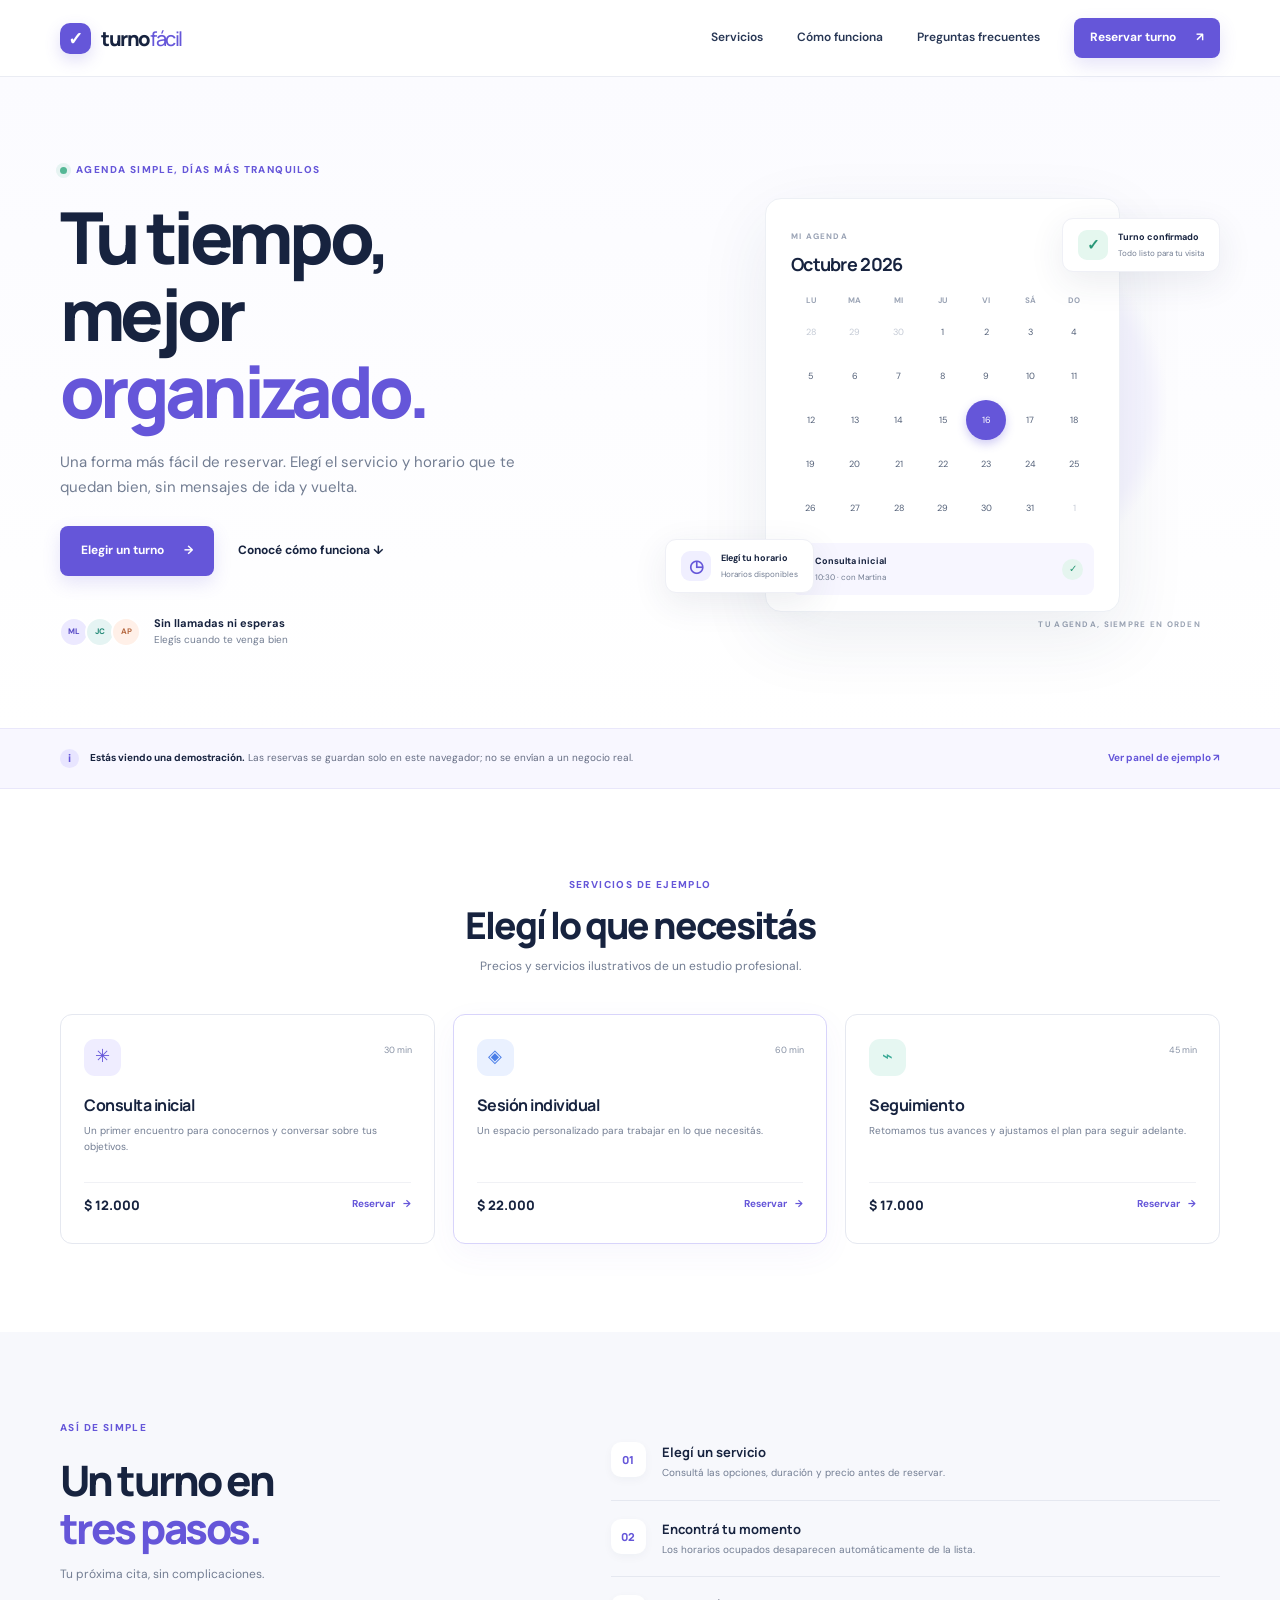
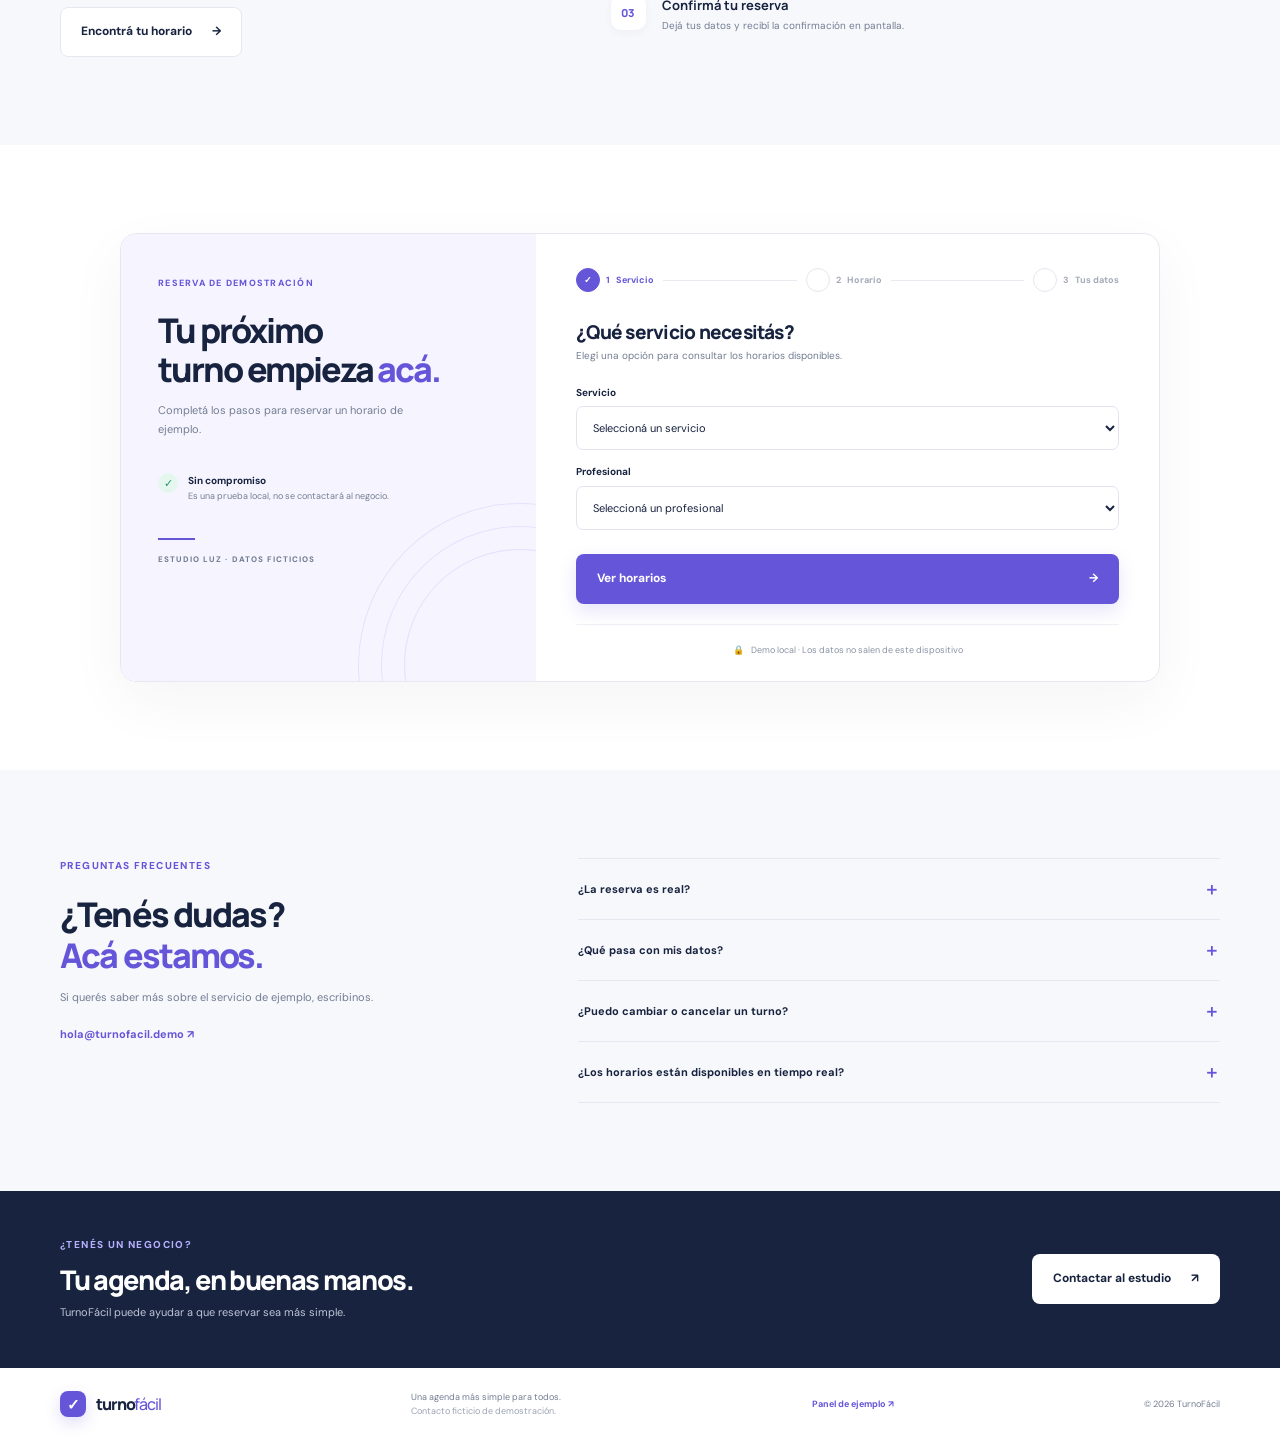
<file: turnofacil/index.html>
<!doctype html>
<html lang="es">
<head>
  <meta charset="utf-8">
  <meta name="viewport" content="width=device-width, initial-scale=1">
  <meta name="theme-color" content="#f7f8fc">
  <meta name="description" content="TurnoFácil: demo de agenda online para profesionales y pequeños negocios.">
  <title>TurnoFácil — Tu tiempo, mejor organizado</title>
  <link rel="preconnect" href="https://fonts.googleapis.com">
  <link rel="preconnect" href="https://fonts.gstatic.com" crossorigin>
  <link href="https://fonts.googleapis.com/css2?family=DM+Sans:wght@400;500;600;700&family=Manrope:wght@400;500;600;700;800&display=swap" rel="stylesheet">
  <link rel="stylesheet" href="css/styles.css">
  <script src="js/data.js" defer></script>
  <script src="js/main.js" defer></script>
</head>
<body>
  <a class="skip-link" href="#contenido">Ir al contenido</a>
  <header class="header"><div class="container header-row">
    <a class="logo" href="#inicio" aria-label="TurnoFácil, inicio"><span class="logo-icon" aria-hidden="true">✓</span><span>turno<span class="logo-light">fácil</span></span></a>
    <button class="menu-toggle" aria-expanded="false" aria-controls="nav" aria-label="Abrir menú"><span></span><span></span></button>
    <nav id="nav" class="nav" aria-label="Navegación principal"><a href="#servicios">Servicios</a><a href="#como-funciona">Cómo funciona</a><a href="#faq">Preguntas frecuentes</a><a class="button button-small button-primary" href="#reservar">Reservar turno <span aria-hidden="true">↗</span></a></nav>
  </div></header>
  <main id="contenido">
    <section class="hero" id="inicio"><div class="container hero-grid">
      <div class="hero-copy"><p class="eyebrow"><span class="status-dot"></span> AGENDA SIMPLE, DÍAS MÁS TRANQUILOS</p><h1>Tu tiempo,<br>mejor <span>organizado.</span></h1><p class="hero-lede">Una forma más fácil de reservar. Elegí el servicio y horario que te quedan bien, sin mensajes de ida y vuelta.</p><div class="hero-actions"><a class="button button-primary" href="#reservar">Elegir un turno <span aria-hidden="true">→</span></a><a class="quiet-link" href="#como-funciona">Conocé cómo funciona <span aria-hidden="true">↓</span></a></div><div class="trust-row"><div class="avatar-stack" aria-hidden="true"><span>ML</span><span>JC</span><span>AP</span></div><p><strong>Sin llamadas ni esperas</strong><br>Elegís cuando te venga bien</p></div></div>
      <div class="hero-art" aria-label="Vista previa de una agenda de turnos"><div class="art-glow"></div><div class="floating-note note-top"><span class="mini-icon">✓</span><span><b>Turno confirmado</b><small>Todo listo para tu visita</small></span></div><div class="calendar-card"><div class="calendar-top"><div><span class="muted-label">MI AGENDA</span><h2>Octubre 2026</h2></div><span class="calendar-arrows" aria-hidden="true">‹ &nbsp; ›</span></div><div class="calendar-grid calendar-head"><span>LU</span><span>MA</span><span>MI</span><span>JU</span><span>VI</span><span>SÁ</span><span>DO</span></div><div class="calendar-grid calendar-days" aria-hidden="true"><span class="faded">28</span><span class="faded">29</span><span class="faded">30</span><span>1</span><span>2</span><span>3</span><span>4</span><span>5</span><span>6</span><span>7</span><span>8</span><span>9</span><span>10</span><span>11</span><span>12</span><span>13</span><span>14</span><span>15</span><span class="picked">16</span><span>17</span><span>18</span><span>19</span><span>20</span><span>21</span><span>22</span><span>23</span><span>24</span><span>25</span><span>26</span><span>27</span><span>28</span><span>29</span><span>30</span><span>31</span><span class="faded">1</span></div><div class="calendar-event"><span class="event-mark"></span><span><b>Consulta inicial</b><small>10:30 · con Martina</small></span><span class="event-check">✓</span></div></div><div class="floating-note note-bottom"><span class="people-icon">◷</span><span><b>Elegí tu horario</b><small>Horarios disponibles</small></span></div><p class="art-caption">TU AGENDA, SIEMPRE EN ORDEN</p></div>
    </div></section>
    <div class="demo-banner"><div class="container"><span class="demo-symbol">i</span><p><strong>Estás viendo una demostración.</strong> Las reservas se guardan solo en este navegador; no se envían a un negocio real.</p><a href="admin.html">Ver panel de ejemplo ↗</a></div></div>
    <section class="services section" id="servicios"><div class="container"><div class="section-intro"><p class="eyebrow">SERVICIOS DE EJEMPLO</p><h2>Elegí lo que necesitás</h2><p>Precios y servicios ilustrativos de un estudio profesional.</p></div><div class="service-grid">
      <article class="service-card"><span class="service-icon violet">✳</span><span class="service-duration">30 min</span><h3>Consulta inicial</h3><p>Un primer encuentro para conocernos y conversar sobre tus objetivos.</p><div class="service-foot"><strong>$ 12.000</strong><a href="#reservar" data-service="consulta">Reservar <span aria-hidden="true">→</span></a></div></article>
      <article class="service-card featured"><span class="service-icon blue">◈</span><span class="service-duration">60 min</span><h3>Sesión individual</h3><p>Un espacio personalizado para trabajar en lo que necesitás.</p><div class="service-foot"><strong>$ 22.000</strong><a href="#reservar" data-service="sesion">Reservar <span aria-hidden="true">→</span></a></div></article>
      <article class="service-card"><span class="service-icon mint">⌁</span><span class="service-duration">45 min</span><h3>Seguimiento</h3><p>Retomamos tus avances y ajustamos el plan para seguir adelante.</p><div class="service-foot"><strong>$ 17.000</strong><a href="#reservar" data-service="seguimiento">Reservar <span aria-hidden="true">→</span></a></div></article>
    </div></div></section>
    <section class="how section" id="como-funciona"><div class="container how-grid"><div><p class="eyebrow">ASÍ DE SIMPLE</p><h2>Un turno en<br><span>tres pasos.</span></h2><p class="how-intro">Tu próxima cita, sin complicaciones.</p><a class="button button-outline" href="#reservar">Encontrá tu horario <span aria-hidden="true">→</span></a></div><div class="steps"><article><span class="step-num">01</span><div><h3>Elegí un servicio</h3><p>Consultá las opciones, duración y precio antes de reservar.</p></div></article><article><span class="step-num">02</span><div><h3>Encontrá tu momento</h3><p>Los horarios ocupados desaparecen automáticamente de la lista.</p></div></article><article><span class="step-num">03</span><div><h3>Confirmá tu reserva</h3><p>Dejá tus datos y recibí la confirmación en pantalla.</p></div></article></div></div></section>
    <section class="booking section" id="reservar"><div class="container booking-shell"><div class="booking-aside"><p class="eyebrow">RESERVA DE DEMOSTRACIÓN</p><h2>Tu próximo<br>turno empieza <span>acá.</span></h2><p>Completá los pasos para reservar un horario de ejemplo.</p><div class="booking-assurance"><span>✓</span><p><strong>Sin compromiso</strong><br>Es una prueba local, no se contactará al negocio.</p></div><div class="booking-aside-line"></div><p class="sample-tag">ESTUDIO LUZ · DATOS FICTICIOS</p></div><div class="booking-main">
      <div class="steps-indicator" aria-label="Paso 1 de 3"><span class="step-active">1 <b>Servicio</b></span><i></i><span>2 <b>Horario</b></span><i></i><span>3 <b>Tus datos</b></span></div>
      <form id="booking-form" novalidate>
        <div class="form-step active" data-step="1"><h3>¿Qué servicio necesitás?</h3><p class="step-hint">Elegí una opción para consultar los horarios disponibles.</p><label class="field-label" for="service">Servicio</label><select id="service" name="service" required><option value="">Seleccioná un servicio</option><option value="consulta">Consulta inicial · 30 min · $ 12.000</option><option value="sesion">Sesión individual · 60 min · $ 22.000</option><option value="seguimiento">Seguimiento · 45 min · $ 17.000</option></select><label class="field-label" for="professional">Profesional</label><select id="professional" name="professional" required><option value="">Seleccioná un profesional</option><option value="martina">Martina López</option><option value="julian">Julián Costa</option></select><button class="button button-primary form-next" type="button" data-next="2">Ver horarios <span aria-hidden="true">→</span></button></div>
        <div class="form-step" data-step="2"><h3>Elegí fecha y horario</h3><p class="step-hint" id="availability-hint">Horarios disponibles para tu selección.</p><label class="field-label" for="date">Fecha</label><input id="date" name="date" type="date" required><label class="field-label">Horarios disponibles</label><div id="time-slots" class="time-slots" role="group" aria-label="Horarios disponibles"></div><p id="slot-error" class="field-error" role="alert"></p><div class="form-buttons"><button class="button button-outline" type="button" data-back="1">← Volver</button><button class="button button-primary" type="button" data-next="3">Continuar <span aria-hidden="true">→</span></button></div></div>
        <div class="form-step" data-step="3"><h3>¿A nombre de quién?</h3><p class="step-hint" id="review-line">Revisá los datos de tu reserva.</p><label class="field-label" for="name">Nombre y apellido</label><input id="name" name="name" type="text" autocomplete="name" minlength="2" maxlength="80" placeholder="Ej. Camila Gómez" required><label class="field-label" for="email">Correo electrónico</label><input id="email" name="email" type="email" autocomplete="email" maxlength="120" placeholder="camila@ejemplo.com" required><label class="field-label" for="phone">Teléfono</label><input id="phone" name="phone" type="tel" autocomplete="tel" minlength="8" maxlength="24" placeholder="+54 9 11 1234 5678" required><p id="booking-error" class="field-error" role="alert"></p><div class="form-buttons"><button class="button button-outline" type="button" data-back="2">← Volver</button><button class="button button-primary" type="submit">Confirmar reserva <span aria-hidden="true">✓</span></button></div><p class="privacy-note">Al reservar, tus datos quedan en este navegador como parte de la demostración.</p></div>
        <div id="booking-success" class="success-panel" role="status" aria-live="polite" hidden><span class="success-icon">✓</span><h3>¡Tu turno está reservado!</h3><p id="success-summary"></p><p>Esta confirmación es solo de demostración. No se envió ninguna notificación.</p><button type="button" class="text-button" id="manage-booking">Consultar o cancelar una reserva</button></div>
      </form>
      <div class="manage-panel" id="manage-panel" hidden><h3>Mis reservas de demostración</h3><p>Ingresá el correo usado al reservar.</p><label class="field-label" for="lookup-email">Correo electrónico</label><input id="lookup-email" type="email" autocomplete="email" placeholder="camila@ejemplo.com"><button class="button button-outline" id="lookup-button" type="button">Consultar reservas</button><div id="lookup-results" class="lookup-results" aria-live="polite"></div><button class="text-button" id="back-to-booking" type="button">← Volver a la reserva</button></div>
      <p class="booking-footnote"><span aria-hidden="true">🔒</span> Demo local · Los datos no salen de este dispositivo</p>
    </div></div></section>
    <section class="faq section" id="faq"><div class="container faq-grid"><div><p class="eyebrow">PREGUNTAS FRECUENTES</p><h2>¿Tenés dudas?<br><span>Acá estamos.</span></h2><p>Si querés saber más sobre el servicio de ejemplo, escribinos.</p><a class="quiet-link" href="mailto:hola@turnofacil.demo">hola@turnofacil.demo ↗</a></div><div class="faq-list"><details><summary>¿La reserva es real?<span aria-hidden="true">＋</span></summary><p>No. TurnoFácil en esta versión es una demostración de portfolio. No contactamos a un profesional ni enviamos confirmaciones.</p></details><details><summary>¿Qué pasa con mis datos?<span aria-hidden="true">＋</span></summary><p>Se almacenan únicamente en el almacenamiento local de este navegador para mostrar cómo funcionaría la agenda. Podés borrar los datos desde “Consultar o cancelar una reserva”.</p></details><details><summary>¿Puedo cambiar o cancelar un turno?<span aria-hidden="true">＋</span></summary><p>Podés consultar las reservas con el correo usado y cancelar una reserva de demostración.</p></details><details><summary>¿Los horarios están disponibles en tiempo real?<span aria-hidden="true">＋</span></summary><p>La disponibilidad se calcula con horarios ficticios y las reservas guardadas en este navegador. Para coordinar reservas reales hace falta un backend compartido.</p></details></div></div></section>
    <section class="contact-band"><div class="container contact-inner"><div><p class="eyebrow">¿TENÉS UN NEGOCIO?</p><h2>Tu agenda, en buenas manos.</h2><p>TurnoFácil puede ayudar a que reservar sea más simple.</p></div><a class="button button-white" href="mailto:hola@turnofacil.demo">Contactar al estudio <span aria-hidden="true">↗</span></a></div></section>
  </main>
  <footer class="footer"><div class="container footer-row"><a class="logo" href="#inicio"><span class="logo-icon" aria-hidden="true">✓</span><span>turno<span class="logo-light">fácil</span></span></a><p>Una agenda más simple para todos. <span>Contacto ficticio de demostración.</span></p><a href="admin.html">Panel de ejemplo ↗</a><small>© <span id="year"></span> TurnoFácil</small></div></footer>
</body>
</html>
</file>
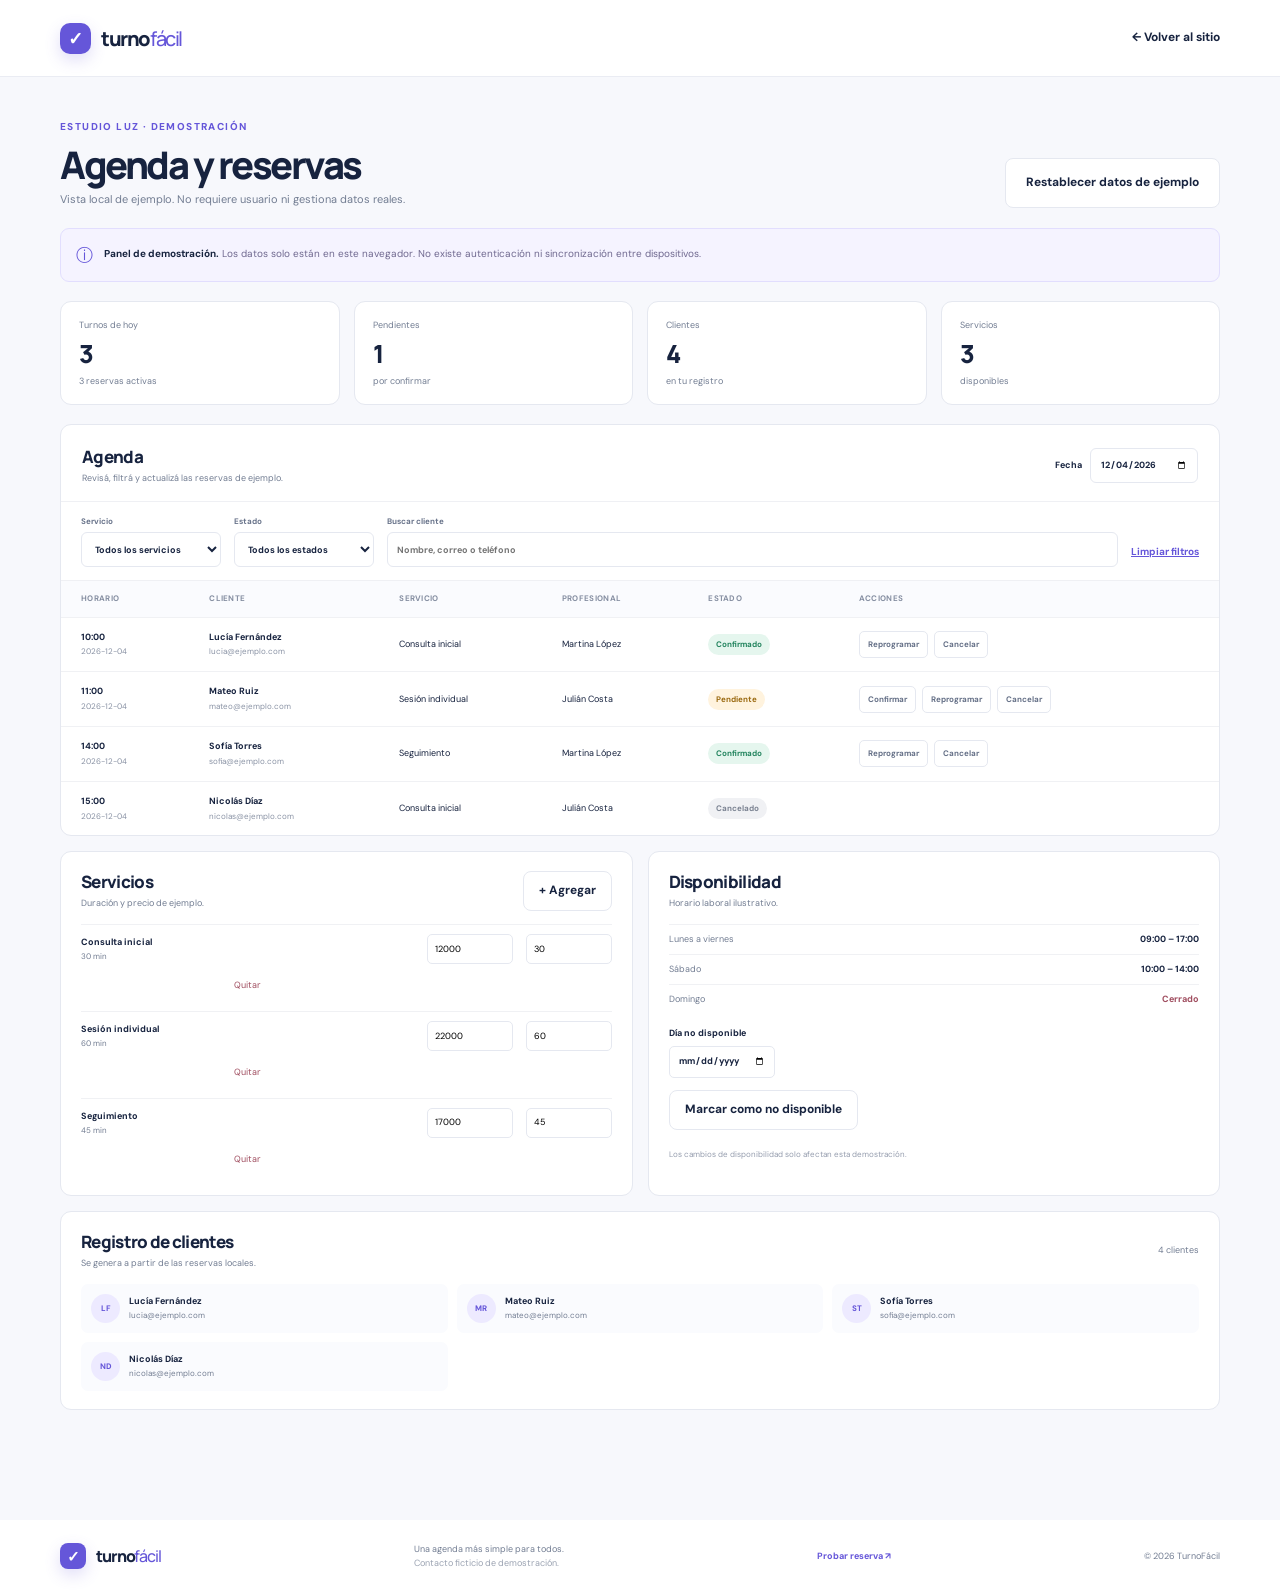
<file: turnofacil/admin.html>
<!doctype html>
<html lang="es">
<head><meta charset="utf-8"><meta name="viewport" content="width=device-width, initial-scale=1"><meta name="theme-color" content="#f7f8fc"><title>Panel de agenda — TurnoFácil</title><link rel="preconnect" href="https://fonts.googleapis.com"><link rel="preconnect" href="https://fonts.gstatic.com" crossorigin><link href="https://fonts.googleapis.com/css2?family=DM+Sans:wght@400;500;600;700&family=Manrope:wght@400;500;600;700;800&display=swap" rel="stylesheet"><link rel="stylesheet" href="css/styles.css"><link rel="stylesheet" href="css/admin.css"><script src="js/data.js" defer></script><script src="js/admin.js" defer></script></head>
<body class="admin-body"><a class="skip-link" href="#admin-main">Ir al contenido</a><header class="header"><div class="container header-row"><a class="logo" href="index.html"><span class="logo-icon" aria-hidden="true">✓</span><span>turno<span class="logo-light">fácil</span></span></a><a class="quiet-link" href="index.html">← Volver al sitio</a></div></header><main id="admin-main" class="admin-main"><div class="container"><div class="admin-title"><div><p class="eyebrow">ESTUDIO LUZ · DEMOSTRACIÓN</p><h1>Agenda y reservas</h1><p>Vista local de ejemplo. No requiere usuario ni gestiona datos reales.</p></div><button id="reset-demo" class="button button-outline" type="button">Restablecer datos de ejemplo</button></div><div class="admin-notice"><span aria-hidden="true">ⓘ</span><p><strong>Panel de demostración.</strong> Los datos solo están en este navegador. No existe autenticación ni sincronización entre dispositivos.</p></div><section class="stats-grid" aria-label="Resumen de hoy"><article class="stat-card"><span>Turnos de hoy</span><strong id="stat-today">—</strong><small id="stat-today-note">reservas activas</small></article><article class="stat-card"><span>Pendientes</span><strong id="stat-pending">—</strong><small>por confirmar</small></article><article class="stat-card"><span>Clientes</span><strong id="stat-clients">—</strong><small>en tu registro</small></article><article class="stat-card"><span>Servicios</span><strong id="stat-services">—</strong><small>disponibles</small></article></section><section class="agenda-panel"><div class="agenda-heading"><div><h2>Agenda</h2><p>Revisá, filtrá y actualizá las reservas de ejemplo.</p></div><label class="date-control">Fecha <input type="date" id="filter-date"></label></div><div class="filter-row"><label>Servicio<select id="filter-service"><option value="all">Todos los servicios</option></select></label><label>Estado<select id="filter-status"><option value="all">Todos los estados</option><option value="pending">Pendiente</option><option value="confirmed">Confirmado</option><option value="cancelled">Cancelado</option></select></label><label class="search-field">Buscar cliente<input id="search-client" type="search" placeholder="Nombre, correo o teléfono"></label><button id="clear-filters" class="text-button" type="button">Limpiar filtros</button></div><div class="table-wrap"><table><thead><tr><th>Horario</th><th>Cliente</th><th>Servicio</th><th>Profesional</th><th>Estado</th><th>Acciones</th></tr></thead><tbody id="booking-list"></tbody></table><div id="empty-state" class="empty-state" hidden>No hay reservas que coincidan con estos filtros.</div></div></section><section class="admin-lower"><article class="admin-card"><div class="admin-card-heading"><div><h2>Servicios</h2><p>Duración y precio de ejemplo.</p></div><button type="button" id="add-service" class="button button-outline button-small">+ Agregar</button></div><div id="service-list" class="service-list"></div></article><article class="admin-card"><div class="admin-card-heading"><div><h2>Disponibilidad</h2><p>Horario laboral ilustrativo.</p></div></div><div class="hours-list"><div><span>Lunes a viernes</span><strong>09:00 – 17:00</strong></div><div><span>Sábado</span><strong>10:00 – 14:00</strong></div><div><span>Domingo</span><strong class="closed">Cerrado</strong></div></div><label class="date-control blocked-date">Día no disponible<input type="date" id="blocked-date"></label><button type="button" id="block-date" class="button button-outline button-small">Marcar como no disponible</button><div id="blocked-dates" class="blocked-dates"></div><p class="admin-footnote">Los cambios de disponibilidad solo afectan esta demostración.</p></article></section><section class="admin-card clients-panel"><div class="admin-card-heading"><div><h2>Registro de clientes</h2><p>Se genera a partir de las reservas locales.</p></div><span class="client-count" id="client-count">0 clientes</span></div><div id="client-list" class="client-list"></div></section><p id="admin-feedback" class="admin-feedback" role="status" aria-live="polite"></p></div></main><footer class="footer"><div class="container footer-row"><a class="logo" href="index.html"><span class="logo-icon" aria-hidden="true">✓</span><span>turno<span class="logo-light">fácil</span></span></a><p>Una agenda más simple para todos. <span>Contacto ficticio de demostración.</span></p><a href="index.html#reservar">Probar reserva ↗</a><small>© <span id="year"></span> TurnoFácil</small></div></footer></body></html>
</file>
<file: turnofacil/css/styles.css>
:root{--ink:#17233f;--ink-2:#273654;--muted:#727d92;--line:#e5e8f0;--paper:#fff;--canvas:#f7f8fc;--violet:#6556d9;--violet-dark:#5546c4;--lavender:#f0efff;--blue:#497de7;--mint:#38a995;--font:"DM Sans",Arial,sans-serif;--display:"Manrope","DM Sans",Arial,sans-serif}*{box-sizing:border-box}html{scroll-behavior:smooth;scroll-padding-top:88px}body{margin:0;background:var(--paper);color:var(--ink);font-family:var(--font);font-size:15px;line-height:1.65}a{color:inherit;text-decoration:none}button,input,select{font:inherit}button,a,input,select{ -webkit-tap-highlight-color:transparent}button{color:inherit}.container{width:min(1160px,calc(100% - 48px));margin-inline:auto}.skip-link{position:absolute;z-index:100;left:12px;top:-60px;padding:10px 14px;color:white;background:var(--ink)}.skip-link:focus{top:12px}.header{position:sticky;z-index:20;top:0;background:rgba(255,255,255,.94);backdrop-filter:blur(14px);border-bottom:1px solid rgba(229,232,240,.8)}.header-row{height:76px;display:flex;align-items:center;justify-content:space-between}.logo{display:inline-flex;align-items:center;gap:10px;font:800 20px var(--display);letter-spacing:-.07em}.logo-light{font-weight:500;color:var(--violet)}.logo-icon{width:31px;height:31px;display:grid;place-items:center;border-radius:10px;background:var(--violet);color:white;font-size:18px;letter-spacing:0;box-shadow:0 6px 16px #6556d933}.nav{display:flex;align-items:center;gap:34px;font-size:12px;font-weight:600;color:var(--ink-2)}.nav>a:not(.button):hover,.quiet-link:hover{color:var(--violet)}.button{display:inline-flex;min-height:50px;align-items:center;justify-content:center;gap:20px;padding:0 20px;border:1px solid transparent;border-radius:8px;font-size:12px;font-weight:700;cursor:pointer;transition:transform .18s,background .18s,border-color .18s,color .18s}.button:hover{transform:translateY(-2px)}.button:focus-visible,a:focus-visible,button:focus-visible,input:focus-visible,select:focus-visible,summary:focus-visible{outline:3px solid #887cf8;outline-offset:3px}.button-small{min-height:40px;padding-inline:15px}.button-primary{background:var(--violet);color:#fff;box-shadow:0 7px 18px #6556d929}.button-primary:hover{background:var(--violet-dark)}.button-outline{background:white;border-color:var(--line);color:var(--ink)}.button-outline:hover{border-color:#bcb5f2;color:var(--violet)}.menu-toggle{display:none}.hero{overflow:hidden;background:linear-gradient(180deg,#fbfbff 0%,#fff 100%);padding:63px 0 58px}.hero-grid{display:grid;grid-template-columns:1fr 1fr;gap:50px;align-items:center;min-height:483px}.hero-copy{padding-block:22px}.eyebrow{display:flex;align-items:center;gap:9px;margin:0 0 20px;color:var(--violet);font-size:10px;letter-spacing:.14em;font-weight:800}.status-dot{width:7px;height:7px;border-radius:50%;background:#54b795;box-shadow:0 0 0 4px #54b79520}.hero h1,.admin-title h1{font:800 clamp(48px,5.6vw,72px)/1.08 var(--display);letter-spacing:-.065em;margin:0 0 19px}.hero h1 span,.how h2 span,.booking-aside h2 span,.faq h2 span{color:var(--violet)}.hero-lede{max-width:465px;color:var(--muted);font-size:15px}.hero-actions{display:flex;align-items:center;gap:24px;margin-top:27px}.quiet-link{font-size:12px;font-weight:700;transition:color .18s}.trust-row{display:flex;align-items:center;gap:13px;margin-top:39px}.avatar-stack{display:flex;padding-left:3px}.avatar-stack span{width:30px;height:30px;margin-left:-4px;display:grid;place-items:center;border:2px solid white;border-radius:50%;background:#ece9ff;color:#5648c6;font-size:8px;font-weight:700}.avatar-stack span:nth-child(2){background:#e5f4f3;color:#248977}.avatar-stack span:nth-child(3){background:#fff0e8;color:#b56840}.trust-row p{margin:0;color:var(--muted);font-size:10px;line-height:1.55}.trust-row strong{color:var(--ink);font-size:11px}.hero-art{height:460px;position:relative;display:grid;place-items:center}.art-glow{position:absolute;width:365px;height:365px;border-radius:50%;background:radial-gradient(circle,#eeeaff 0%,#f6f5ff 62%,transparent 70%);top:47px;right:50px}.calendar-card{position:relative;z-index:1;width:min(355px,84%);padding:23px 25px 16px;border:1px solid #edf0f5;border-radius:16px;background:white;box-shadow:0 24px 70px #27365a16}.calendar-top{display:flex;justify-content:space-between;align-items:center;margin-bottom:18px}.muted-label{font-size:8px;font-weight:800;letter-spacing:.15em;color:#9aa3b5}.calendar-top h2{font:700 18px var(--display);letter-spacing:-.04em;margin:5px 0 0}.calendar-arrows{color:#98a1b3;font-size:19px}.calendar-grid{display:grid;grid-template-columns:repeat(7,1fr);text-align:center;gap:4px}.calendar-head{font-size:8px;font-weight:700;color:#9ba4b5}.calendar-days{margin:6px 0 15px}.calendar-days span{display:grid;place-items:center;aspect-ratio:1;font-size:9px;color:#536078}.calendar-days .faded{color:#c4cad5}.calendar-days .picked{background:var(--violet);border-radius:50%;color:white;box-shadow:0 4px 10px #6556d94d}.calendar-event{display:flex;align-items:center;gap:10px;padding:10px 11px;border-radius:9px;background:#f7f6ff}.event-mark{width:3px;height:32px;border-radius:5px;background:var(--violet)}.calendar-event b,.calendar-event small,.floating-note b,.floating-note small{display:block}.calendar-event b,.floating-note b{font-size:9px}.calendar-event small,.floating-note small{margin-top:2px;font-size:8px;color:var(--muted)}.event-check{margin-left:auto;display:grid;place-items:center;width:21px;height:21px;background:#e5f5ef;color:#269774;border-radius:50%;font-size:10px}.floating-note{position:absolute;z-index:2;display:flex;align-items:center;gap:10px;padding:11px 15px;border:1px solid #eff0f6;border-radius:11px;background:white;box-shadow:0 10px 35px #27365a17}.note-top{top:43px;right:0}.note-bottom{left:0;bottom:42px}.mini-icon,.people-icon{display:grid;place-items:center;width:30px;height:30px;border-radius:9px;background:#e5f7ef;color:#289777;font-weight:700}.people-icon{background:var(--lavender);color:var(--violet);font-size:17px}.art-caption{position:absolute;bottom:4px;right:19px;margin:0;color:#9ba4b4;font-size:8px;letter-spacing:.16em;font-weight:700}.demo-banner{border-block:1px solid #e9e7fb;background:#f8f7ff}.demo-banner>.container{min-height:59px;display:flex;align-items:center;gap:11px}.demo-symbol{width:19px;height:19px;flex:0 0 auto;display:grid;place-items:center;border-radius:50%;background:#e8e5ff;color:var(--violet);font-size:11px;font-weight:800}.demo-banner p{flex:1;margin:0;color:#656d83;font-size:10px}.demo-banner strong{color:var(--ink)}.demo-banner a{white-space:nowrap;color:var(--violet);font-size:10px;font-weight:700}.section{padding-block:88px}.section-intro{text-align:center;margin:0 auto 37px}.section-intro .eyebrow{justify-content:center;margin-bottom:10px}.section-intro h2,.faq h2{font:800 37px/1.2 var(--display);letter-spacing:-.055em;margin:0 0 9px}.section-intro>p:last-child,.faq-grid>div>p:not(.eyebrow){color:var(--muted);font-size:12px;margin:0}.service-grid{display:grid;grid-template-columns:repeat(3,1fr);gap:18px}.service-card{position:relative;min-height:230px;padding:24px 23px 19px;border:1px solid var(--line);border-radius:12px;background:white;transition:transform .2s,box-shadow .2s}.service-card:hover{transform:translateY(-3px);box-shadow:0 14px 30px #24365a0c}.service-card.featured{border-color:#d8d4fb;box-shadow:0 10px 32px #6556d90d}.service-icon{width:37px;height:37px;display:grid;place-items:center;border-radius:11px;font-size:18px}.service-icon.violet{background:#efedff;color:var(--violet)}.service-icon.blue{background:#eaf1ff;color:var(--blue)}.service-icon.mint{background:#e6f7f2;color:var(--mint)}.service-duration{position:absolute;right:22px;top:28px;color:#8892a5;font-size:9px}.service-card h3{margin:18px 0 7px;font:700 16px var(--display);letter-spacing:-.03em}.service-card>p{min-height:39px;margin:0;color:var(--muted);font-size:10px;line-height:1.6}.service-foot{display:flex;justify-content:space-between;align-items:center;margin-top:20px;padding-top:13px;border-top:1px solid #f0f1f5}.service-foot strong{font:800 13px var(--display)}.service-foot a{color:var(--violet);font-size:10px;font-weight:700}.service-foot a span{margin-left:6px}.how{background:var(--canvas)}.how-grid{display:grid;grid-template-columns:.85fr 1.15fr;gap:100px;align-items:center}.how h2,.booking-aside h2{font:800 42px/1.15 var(--display);letter-spacing:-.06em;margin:0 0 12px}.how-intro{margin:0 0 23px;color:var(--muted);font-size:12px}.steps .step-num{width:35px;height:35px;flex:0 0 35px;display:grid;place-items:center;border-radius:10px;background:white;color:var(--violet);font:800 11px var(--display);box-shadow:0 3px 10px #2635560a}.steps article{display:flex;align-items:flex-start;gap:16px;padding:18px 0;border-bottom:1px solid var(--line)}.steps article:first-child{padding-top:0}.steps article:last-child{border-bottom:0;padding-bottom:0}.steps h3{font:700 13px var(--display);margin:1px 0 4px}.steps p{margin:0;color:var(--muted);font-size:10px}.booking{background:#fff}.booking-shell{display:grid;grid-template-columns:.8fr 1.2fr;max-width:1040px;border:1px solid var(--line);border-radius:16px;overflow:hidden;box-shadow:0 20px 60px #2635560c}.booking-aside{padding:42px 37px;background:#f6f5ff;position:relative;overflow:hidden}.booking-aside:after{content:"";position:absolute;width:230px;height:230px;border:1px solid #e4e1fc;border-radius:50%;right:-100px;bottom:-100px;box-shadow:0 0 0 22px #f6f5ff,0 0 0 23px #e4e1fc,0 0 0 45px #f6f5ff,0 0 0 46px #e4e1fc}.booking-aside .eyebrow{font-size:9px}.booking-aside h2{font-size:34px}.booking-aside>p:not(.eyebrow){max-width:260px;color:var(--muted);font-size:11px}.booking-assurance{display:flex;gap:10px;align-items:flex-start;margin-top:35px}.booking-assurance>span{display:grid;place-items:center;width:20px;height:20px;flex:0 0 20px;border-radius:50%;background:#e4f6ee;color:#269574;font-size:11px}.booking-assurance p{margin:0;color:var(--muted);font-size:9px}.booking-assurance strong{color:var(--ink);font-size:10px}.booking-aside-line{width:37px;height:2px;margin:34px 0 13px;background:var(--violet)}.booking-aside .sample-tag{font-size:8px!important;letter-spacing:.13em;font-weight:800;color:#9297aa}.booking-main{padding:34px 40px 23px}.steps-indicator{display:flex;align-items:center;gap:9px;margin-bottom:27px}.steps-indicator>span{display:flex;align-items:center;gap:6px;color:#a3a9b7;font-size:9px;font-weight:700;white-space:nowrap}.steps-indicator>span:first-letter{display:inline}.steps-indicator>span:before{content:attr(data-no);display:grid;place-items:center;width:22px;height:22px;border:1px solid #e5e7ee;border-radius:50%;font-size:9px}.steps-indicator>span.step-active{color:var(--violet)}.steps-indicator>span.step-active:before{content:"✓";border-color:var(--violet);background:var(--violet);color:white}.steps-indicator i{height:1px;flex:1;background:#e9eaf0}.form-step{display:none}.form-step.active{display:block}.form-step h3,.success-panel h3,.manage-panel h3{font:800 19px var(--display);letter-spacing:-.04em;margin:0 0 3px}.step-hint,.manage-panel>p{margin:0 0 20px;color:var(--muted);font-size:10px}.field-label{display:block;margin:14px 0 5px;font-size:10px;font-weight:700}.form-step input,.form-step select,.manage-panel input{width:100%;min-height:44px;padding:0 12px;border:1px solid #e1e4ed;border-radius:7px;background:white;color:var(--ink);font-size:11px}.form-step select:focus,.form-step input:focus,.manage-panel input:focus{border-color:var(--violet);outline:2px solid #6556d922}.form-next{width:100%;justify-content:space-between;margin-top:24px}.time-slots{display:grid;grid-template-columns:repeat(4,1fr);gap:8px}.time-slot{min-height:37px;border:1px solid var(--line);border-radius:7px;background:white;font-size:10px;font-weight:600;cursor:pointer}.time-slot:hover:not(:disabled),.time-slot.selected{border-color:var(--violet);background:var(--lavender);color:var(--violet)}.time-slot:disabled{background:#f6f7f9;color:#b5bbc8;text-decoration:line-through;cursor:not-allowed}.field-error{min-height:18px;margin:5px 0;color:#bb3d55;font-size:10px}.form-buttons{display:flex;justify-content:space-between;gap:10px;margin-top:14px}.form-buttons .button{min-height:43px}.privacy-note{margin:12px 0 0;color:#9299a9;font-size:9px}.success-panel{text-align:center;padding:36px 0 21px}.success-panel[hidden],.manage-panel[hidden]{display:none}.success-icon{width:52px;height:52px;margin:0 auto 14px;display:grid;place-items:center;border-radius:50%;background:#e5f7ef;color:#2b9b77;font-size:23px}.success-panel p{max-width:360px;margin:9px auto;color:var(--muted);font-size:11px}.success-panel p+p{font-size:10px}.text-button{padding:7px 0;border:0;background:transparent;color:var(--violet);font-size:10px;font-weight:700;text-decoration:underline;cursor:pointer}.manage-panel{padding:8px 0 20px}.manage-panel>.button{margin-top:15px}.lookup-results{margin-top:12px}.lookup-card{padding:12px;border:1px solid var(--line);border-radius:8px;margin-bottom:8px}.lookup-card p{font-size:10px;margin:0 0 6px}.booking-footnote{display:flex;justify-content:center;gap:7px;padding-top:18px;border-top:1px solid #f0f1f5;color:#8b94a5;font-size:9px;margin:20px 0 0}.faq{background:var(--canvas)}.faq-grid{display:grid;grid-template-columns:.8fr 1.2fr;gap:90px}.faq h2{font-size:34px;margin-bottom:12px}.faq-grid>div>p:not(.eyebrow){margin-bottom:15px;font-size:11px}.faq .quiet-link{color:var(--violet);font-size:11px}.faq-list details{border-bottom:1px solid var(--line)}.faq-list details:first-child{border-top:1px solid var(--line)}.faq-list summary{display:flex;justify-content:space-between;gap:20px;align-items:center;padding:16px 0;list-style:none;cursor:pointer;font-size:11px;font-weight:700}.faq-list summary::-webkit-details-marker{display:none}.faq-list summary span{color:var(--violet);font-size:17px;transition:transform .2s}.faq-list details[open] summary span{transform:rotate(45deg)}.faq-list details p{max-width:600px;margin:-3px 20px 16px 0;color:var(--muted);font-size:10px}.contact-band{padding:46px 0;background:var(--ink)}.contact-inner{display:flex;justify-content:space-between;align-items:center;gap:30px}.contact-inner .eyebrow{margin-bottom:8px;color:#b8b0ff}.contact-inner h2{font:800 27px var(--display);letter-spacing:-.05em;color:white;margin:0 0 5px}.contact-inner p:not(.eyebrow){margin:0;color:#bec5d5;font-size:11px}.button-white{background:white;color:var(--ink)}.button-white:hover{background:#f0efff;color:var(--violet)}.footer{padding:22px 0;background:#fff}.footer-row{display:flex;align-items:center;justify-content:space-between;gap:20px}.footer .logo{font-size:16px}.footer .logo-icon{width:26px;height:26px;font-size:15px;border-radius:8px}.footer-row p,.footer-row>a:not(.logo),.footer-row small{font-size:9px;color:var(--muted);margin:0}.footer-row p span{display:block;color:#9ba3b2}.footer-row>a:not(.logo){font-weight:700;color:var(--violet)}[hidden]{display:none!important}
@media(max-width:850px){.container{width:min(100% - 40px,700px)}.nav{gap:18px}.hero{padding-top:42px}.hero-grid{gap:20px;min-height:430px}.hero h1{font-size:clamp(46px,7vw,61px)}.hero-art{height:390px}.calendar-card{padding:18px}.art-glow{width:300px;height:300px;right:20px}.note-top{right:-7px}.note-bottom{left:-2px}.section{padding-block:70px}.how-grid{gap:50px}.booking-aside{padding:34px 27px}.booking-main{padding:30px 28px 22px}.faq-grid{gap:55px}}
@media(max-width:600px){html{scroll-padding-top:72px}.container{width:calc(100% - 36px)}.header-row{height:65px}.logo{font-size:18px}.menu-toggle{width:42px;height:42px;display:flex;flex-direction:column;justify-content:center;align-items:center;gap:6px;border:0;background:transparent}.menu-toggle span{width:20px;height:2px;background:var(--ink);transition:transform .2s}.menu-toggle[aria-expanded=true] span:first-child{transform:translateY(4px) rotate(45deg)}.menu-toggle[aria-expanded=true] span:last-child{transform:translateY(-4px) rotate(-45deg)}.nav{display:none;position:absolute;top:64px;left:0;right:0;padding:10px 20px 20px;border-bottom:1px solid var(--line);background:white;align-items:stretch;flex-direction:column;gap:0}.nav.nav-open{display:flex}.nav>a:not(.button){padding:13px 0;border-bottom:1px solid #eff0f4}.nav .button{margin-top:13px}.hero{padding:33px 0 38px}.hero-grid{display:flex;flex-direction:column;align-items:stretch;gap:5px}.hero-copy{padding:8px 0}.hero h1{font-size:clamp(46px,13vw,61px)}.hero-lede{max-width:430px;font-size:13px}.hero-actions{gap:16px;flex-wrap:wrap;margin-top:20px}.hero-actions .button{min-height:47px}.hero-actions .quiet-link{font-size:10px}.trust-row{margin-top:24px}.hero-art{height:345px;margin-top:3px}.calendar-card{width:min(330px,83%);padding:16px}.calendar-days{gap:2px}.calendar-days span{font-size:8px}.calendar-top h2{font-size:16px}.art-glow{width:270px;height:270px;top:38px;right:0}.floating-note{padding:9px 10px;gap:7px}.note-top{top:17px;right:-4px}.note-bottom{bottom:32px;left:-4px}.floating-note b{font-size:8px}.floating-note small{font-size:7px}.mini-icon,.people-icon{width:26px;height:26px}.art-caption{bottom:3px;right:7px;font-size:7px}.demo-banner>.container{padding-block:12px;align-items:flex-start;flex-wrap:wrap}.demo-banner p{font-size:9px}.demo-banner a{margin-left:30px}.section{padding-block:57px}.section-intro{margin-bottom:26px}.section-intro h2{font-size:30px}.section-intro>p:last-child{font-size:10px}.service-grid{grid-template-columns:1fr;gap:11px}.service-card{min-height:0;padding:18px}.service-card h3{margin-top:13px}.service-card>p{min-height:0}.service-foot{margin-top:13px}.how-grid{grid-template-columns:1fr;gap:27px}.how h2{font-size:36px}.how .button{min-height:46px}.steps article{padding-block:14px}.booking-shell{grid-template-columns:1fr;border-radius:12px}.booking-aside{padding:25px 22px}.booking-aside h2{font-size:30px}.booking-aside>p:not(.eyebrow){max-width:300px;margin-bottom:0}.booking-assurance,.booking-aside-line,.booking-aside .sample-tag{display:none}.booking-main{padding:24px 20px 19px}.steps-indicator{gap:5px;margin-bottom:22px}.steps-indicator>span{gap:4px;font-size:8px}.steps-indicator>span:before{width:20px;height:20px}.form-step h3{font-size:17px}.time-slots{grid-template-columns:repeat(3,1fr)}.booking-footnote{font-size:8px}.faq-grid{grid-template-columns:1fr;gap:26px}.faq h2{font-size:31px}.faq-list summary{font-size:10px}.contact-band{padding:34px 0}.contact-inner{align-items:flex-start;flex-direction:column;gap:19px}.contact-inner h2{font-size:23px}.footer-row{display:grid;grid-template-columns:1fr auto;gap:11px}.footer-row p{grid-column:1/-1;grid-row:2}.footer-row>a:not(.logo){justify-self:end;grid-column:2;grid-row:1}.footer-row small{grid-column:1/-1;grid-row:3}.footer .logo{grid-column:1;grid-row:1}}
@media(prefers-reduced-motion:reduce){*,*::before,*::after{scroll-behavior:auto!important;transition-duration:.01ms!important;animation-duration:.01ms!important}}
</file>
<file: turnofacil/css/admin.css>
.admin-body{background:var(--canvas)}.admin-main{padding:42px 0 76px}.admin-title{display:flex;justify-content:space-between;align-items:flex-end;gap:20px;margin-bottom:20px}.admin-title .eyebrow{margin-bottom:8px}.admin-title h1{font-size:38px;margin-bottom:5px}.admin-title>div>p:last-child{margin:0;color:var(--muted);font-size:11px}.admin-notice{display:flex;align-items:center;gap:11px;padding:12px 15px;border:1px solid #e2defe;border-radius:9px;background:#f5f3ff;color:#6f688f}.admin-notice>span{font-size:17px;color:var(--violet)}.admin-notice p{margin:0;font-size:10px}.admin-notice strong{color:var(--ink)}.stats-grid{display:grid;grid-template-columns:repeat(4,1fr);gap:14px;margin:19px 0}.stat-card,.agenda-panel,.admin-card{border:1px solid var(--line);border-radius:11px;background:white}.stat-card{padding:16px 18px}.stat-card>span,.stat-card small{display:block;color:var(--muted);font-size:9px}.stat-card strong{display:block;margin:3px 0;font:800 25px var(--display);letter-spacing:-.05em}.agenda-panel{overflow:hidden}.agenda-heading{display:flex;justify-content:space-between;align-items:center;padding:20px 21px 15px;border-bottom:1px solid #eff0f4}.agenda-heading h2,.admin-card h2{font:800 17px var(--display);letter-spacing:-.04em;margin:0 0 3px}.agenda-heading p,.admin-card-heading p{font-size:9px;color:var(--muted);margin:0}.date-control{display:flex;align-items:center;gap:8px;font-size:9px;font-weight:700}.date-control input,.filter-row input,.filter-row select{min-height:35px;padding:0 9px;border:1px solid var(--line);border-radius:6px;background:white;color:var(--ink);font-size:9px}.filter-row{display:flex;align-items:end;gap:13px;padding:13px 20px;border-bottom:1px solid #eff0f4}.filter-row label{display:flex;flex-direction:column;gap:4px;color:#68738a;font-size:8px;font-weight:700}.filter-row select{min-width:140px}.filter-row .search-field{flex:1;min-width:130px}.filter-row .search-field input{width:100%}.filter-row .text-button{white-space:nowrap}.table-wrap{overflow:auto;min-height:180px}table{width:100%;border-collapse:collapse;text-align:left;white-space:nowrap}th{padding:11px 13px;background:#fafbfe;color:#858ea1;font-size:8px;letter-spacing:.04em;text-transform:uppercase}td{padding:12px 13px;border-top:1px solid #f0f1f4;font-size:9px}td:first-child,th:first-child{padding-left:20px}.customer-name{font-weight:700}.customer-email{color:#8992a4;font-size:8px}.status-badge{display:inline-flex;padding:4px 8px;border-radius:20px;font-size:8px;font-weight:700}.status-pending{background:#fff3de;color:#9b6a11}.status-confirmed{background:#e5f6ee;color:#24855f}.status-cancelled{background:#f0f1f4;color:#7a8291}.row-actions{display:flex;gap:6px}.row-actions button{min-height:27px;padding:0 8px;border:1px solid var(--line);border-radius:5px;background:white;color:#657087;font-size:8px;font-weight:700;cursor:pointer}.row-actions button:hover{border-color:#bfb8f4;color:var(--violet)}.row-actions .danger:hover{border-color:#f2bdc5;color:#bb3d55}.empty-state{padding:40px 12px;text-align:center;color:var(--muted);font-size:10px}.admin-lower{display:grid;grid-template-columns:1fr 1fr;gap:15px;margin-top:15px}.admin-card{padding:18px 20px}.admin-card-heading{display:flex;align-items:center;justify-content:space-between;gap:15px;margin-bottom:13px}.service-list{display:grid;gap:8px}.admin-service{display:grid;grid-template-columns:1fr auto auto;align-items:center;gap:13px;padding:9px 0;border-top:1px solid #f0f1f4}.admin-service strong{display:block;font-size:9px}.admin-service small{display:block;color:var(--muted);font-size:8px}.admin-service input{width:86px;min-height:30px;padding:0 7px;border:1px solid var(--line);border-radius:5px;font-size:9px}.admin-service button{border:0;background:transparent;color:#a04e60;font-size:9px;cursor:pointer}.hours-list>div{display:flex;justify-content:space-between;padding:7px 0;border-top:1px solid #f0f1f4;font-size:9px}.hours-list>div span{color:var(--muted)}.hours-list .closed{color:#a04e60}.blocked-date{align-items:flex-start;flex-direction:column;gap:5px;margin:12px 0}.blocked-date input{min-height:32px;border:1px solid var(--line);border-radius:5px;padding:0 8px;font-size:9px}.blocked-dates{display:flex;flex-wrap:wrap;gap:5px;margin-top:8px}.blocked-chip{padding:4px 8px;border-radius:12px;background:#f4f1ff;color:#6455c8;font-size:8px}.admin-footnote{font-size:8px;color:#949cad;margin:10px 0 0}.clients-panel{margin-top:15px}.client-count{font-size:9px;color:var(--muted)}.client-list{display:grid;grid-template-columns:repeat(3,1fr);gap:9px}.client-card{display:flex;align-items:center;gap:9px;padding:10px;background:#fafbfe;border-radius:7px}.client-initials{width:29px;height:29px;display:grid;place-items:center;border-radius:50%;background:#edeaff;color:var(--violet);font-size:8px;font-weight:800}.client-card strong,.client-card small{display:block}.client-card strong{font-size:9px}.client-card small{font-size:8px;color:var(--muted)}.admin-feedback{min-height:18px;margin:8px 0;color:var(--violet);font-size:9px}
@media(max-width:850px){.admin-title h1{font-size:32px}.filter-row{flex-wrap:wrap}.filter-row .search-field{flex-basis:30%}.client-list{grid-template-columns:repeat(2,1fr)}}
@media(max-width:600px){.admin-main{padding:29px 0 55px}.admin-title{align-items:flex-start;flex-direction:column}.admin-title h1{font-size:29px}.admin-title>.button{min-height:39px}.stats-grid{grid-template-columns:repeat(2,1fr);gap:9px}.stat-card{padding:13px}.agenda-heading{align-items:flex-start;flex-direction:column;gap:12px;padding:16px}.filter-row{display:grid;grid-template-columns:1fr 1fr;gap:10px;padding:12px 15px}.filter-row label{min-width:0}.filter-row select{min-width:0;width:100%}.filter-row .search-field{grid-column:1/-1}.filter-row>.text-button{justify-self:start}.admin-lower{grid-template-columns:1fr}.client-list{grid-template-columns:1fr}.agenda-panel{border-radius:9px}table{min-width:700px}.admin-card{padding:16px}.footer-row{grid-template-columns:1fr auto}}
.row-actions.editing{min-width:385px;flex-wrap:wrap;align-items:center}.row-actions.editing input{min-height:27px;max-width:118px;padding:0 6px;border:1px solid var(--line);border-radius:5px;font-size:8px}.row-actions .reschedule-error{flex-basis:100%;color:#bb3d55;font-size:8px;white-space:normal}
</file>
